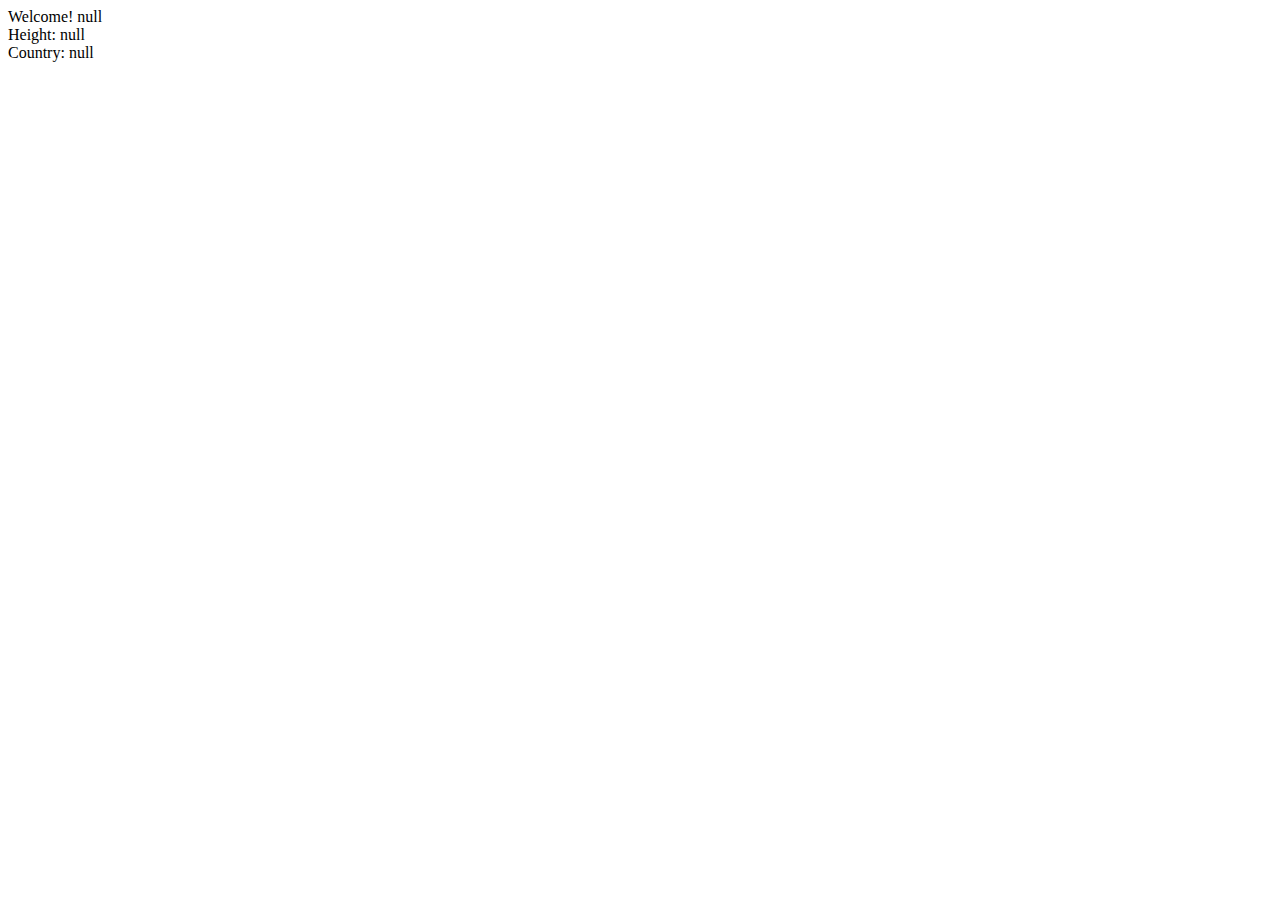
<file: frontend/intro_to_js/index.html>
<!DOCTYPE html>
<html lang="en">
  <head>
    <meta charset="UTF-8" />
    <meta http-equiv="X-UA-Compatible" content="IE=edge" />
    <meta name="viewport" content="width=device-width, initial-scale=1.0" />
    <title>jS_task_1</title>
  </head>
  <body>
    <script>
      let name = window.prompt("Enter your name:");
      let height = window.prompt("Enter your height:");
      let country = window.prompt("Enter your country:");
      document.write(
        "Welcome! " + name + "<br>Height: " + height + "<br>Country: " + country
      );
    </script>
  </body>
</html>
</file>
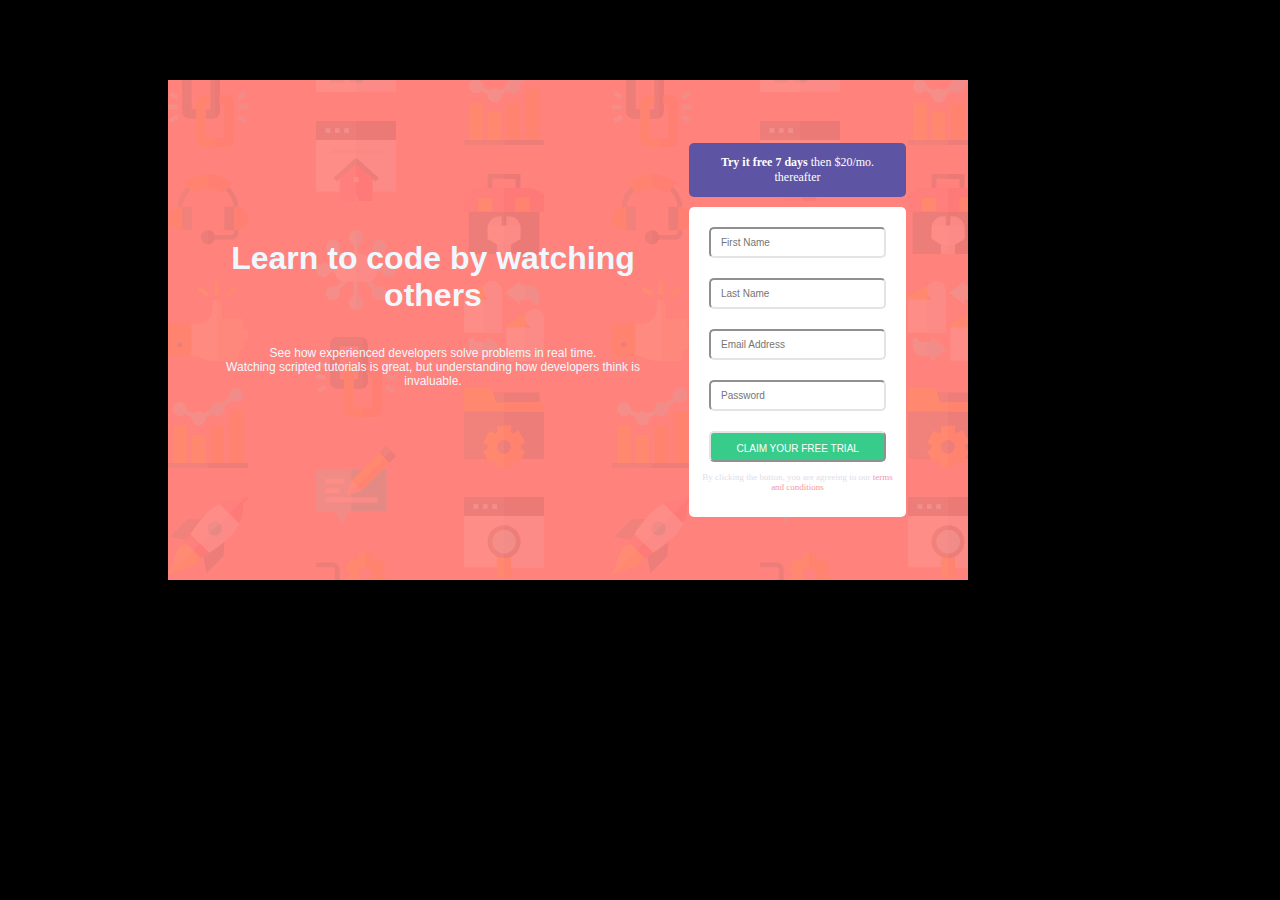
<file: frontend/media_query form/index.html>
<!DOCTYPE html>
<html lang="en">
  <head>
    <meta charset="UTF-8" />
    <meta http-equiv="X-UA-Compatible" content="IE=edge" />
    <meta name="viewport" content="width=device-width, initial-scale=1.0" />
    <title>HulkOfKnowledge media_query form</title>
    <link rel="stylesheet" href="style.css" />
  </head>

  <body>
    <main>
      <div class="text">
        <h3>Learn to code by watching others</h3>
        <p>
          See how experienced developers solve problems in real time.<br />Watching
          scripted tutorials is great, but understanding how developers think is
          invaluable.
        </p>
      </div>
      <div class="form">
        <div class="form-header">
          <span class="try"
            ><strong>Try it free 7 days</strong> then $20/mo. thereafter</span
          >
        </div>
        <div class="form-body">
          <form>
            <input
              type="text"
              name="first-name"
              placeholder="First Name"
              required
            />
            <input
              type="text"
              name="last-name"
              placeholder="Last Name"
              required
            />
            <input
              type="email"
              name="email"
              placeholder="Email Address"
              required
            />
            <input
              type="password"
              name="password"
              placeholder="Password"
              required
            />
            <button type="submit">CLAIM YOUR FREE TRIAL</button>
            <p class="terms">
              By clicking the button, you are agreeing to our
              <span>terms and conditions</span>
            </p>
          </form>
        </div>
      </div>
    </main>
  </body>
</html>
</file>
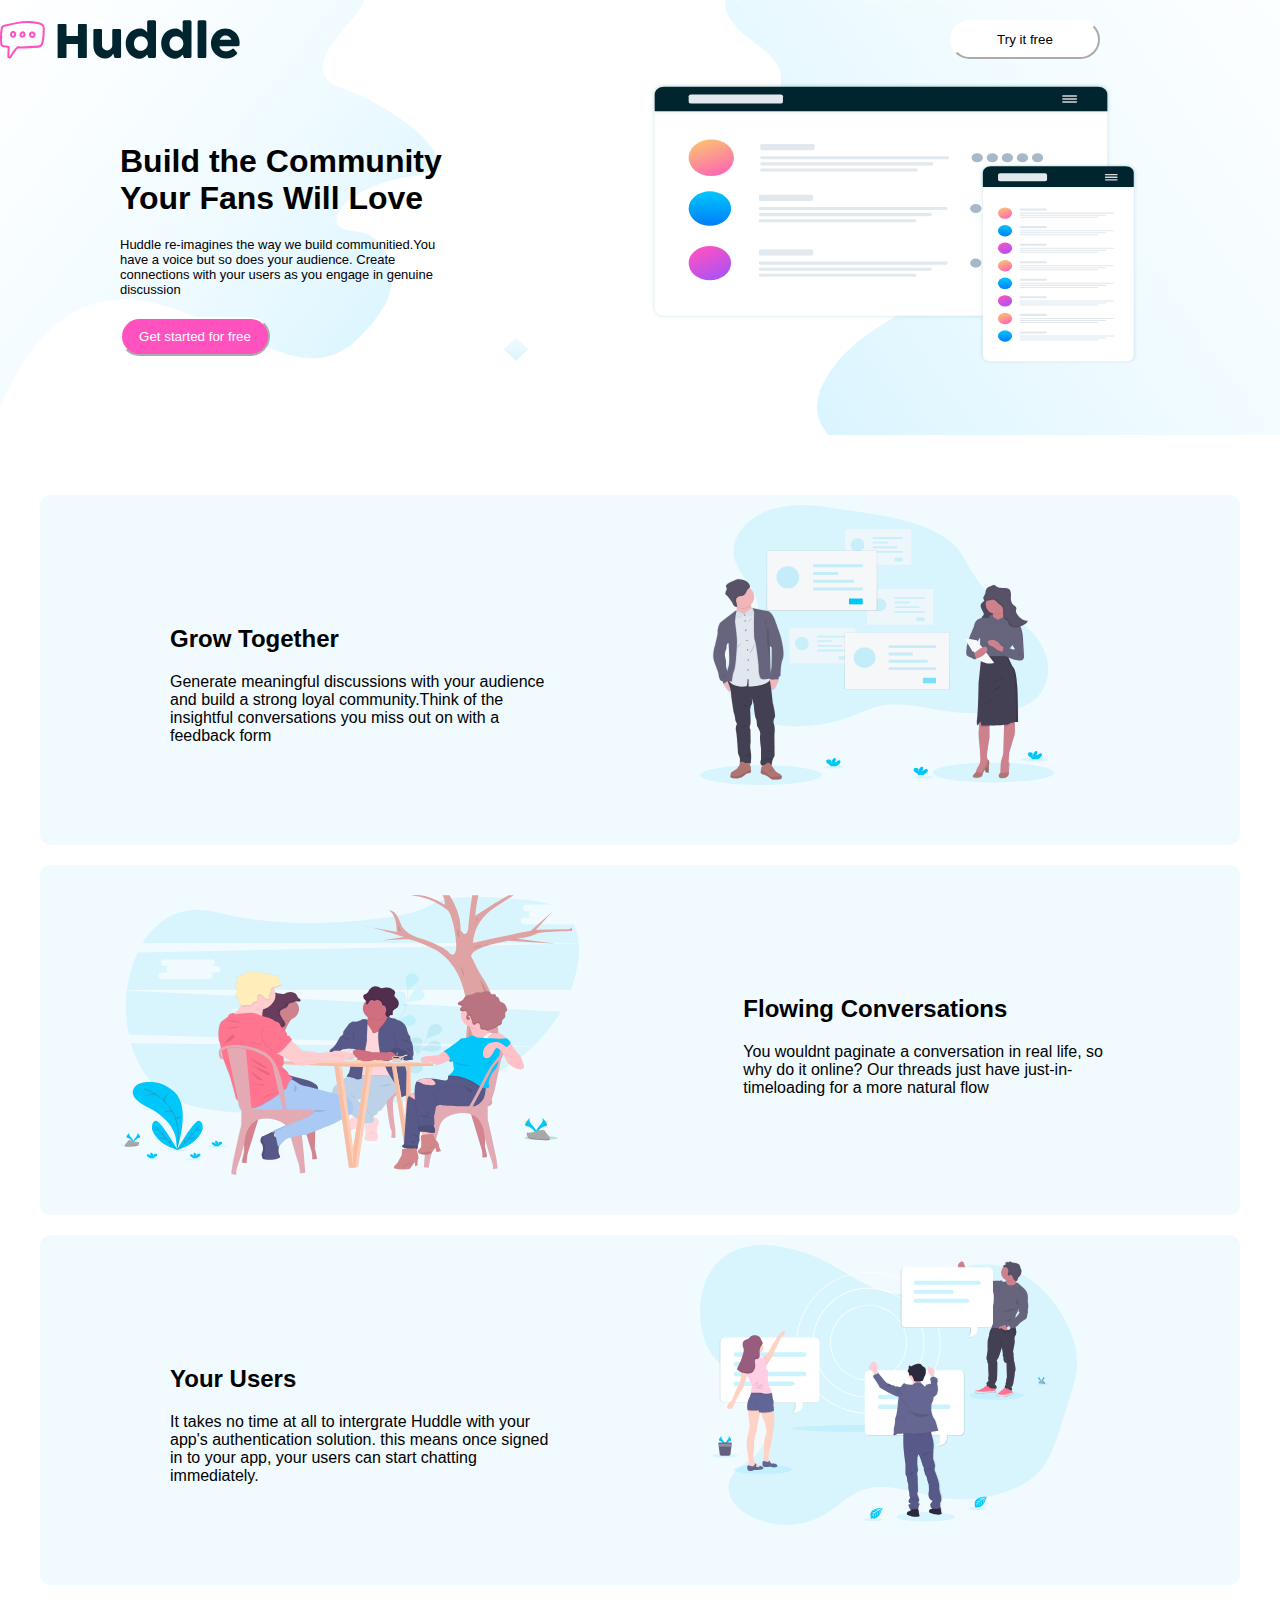
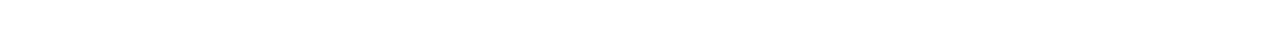
<file: frontend/media_query/index.html>
<!DOCTYPE html>
<html lang="en">
  <head>
    <meta charset="UTF-8" />
    <meta http-equiv="X-UA-Compatible" content="IE=edge" />
    <meta name="viewport" content="width=device-width, initial-scale=1.0" />
    <title>HulkOfKnowledge Huddle Task</title>
    <link rel="stylesheet" href="style.css" />
    <link
      rel="shortcut icon"
      href="images/favicon-32x32.png"
      type="image/x-icon"
    />
  </head>
  <body>
    <section class="top-content">
      <div class="header">
        <img src="images/logo.svg" alt="" />
        <button
          style="
            float: right;
            width: 150px;
            margin-right: 180px;
            border-color: white;
            background-color: white;
            border-radius: 20px;
            padding: 10px;
          "
        >
          Try it free
        </button>
      </div>
      <div class="top-content-main">
        <div class="top-content-left">
          <h3>Build the Community Your Fans Will Love</h3>
          <p>
            Huddle re-imagines the way we build communitied.You have a voice but
            so does your audience. Create connections with your users as you
            engage in genuine discussion
          </p>
          <button
            style="
              width: 150px;
              margin-right: 180px;
              color: white;
              border-color: white;
              background-color: hsl(322, 100%, 66%);
              border-radius: 20px;
              padding: 10px;
            "
          >
            Get started for free
          </button>
        </div>
        <div class="top-content-right">
          <img src="images/illustration-mockups.svg" alt="" />
        </div>
      </div>
    </section>
    <section class="main-content">
      <div class="card">
        <div class="text">
          <h4>Grow Together</h4>
          <p>
            Generate meaningful discussions with your audience and build a
            strong loyal community.Think of the insightful conversations you
            miss out on with a feedback form
          </p>
        </div>
        <div class="img1">
          <img src="images/illustration-grow-together.svg" alt="" />
        </div>
      </div>
      <div class="card">
        <div class="img2">
          <img
            src="images/illustration-flowing-conversation.svg"
            style="margin-left: 80px"
          />
        </div>
        <div class="text">
          <h4>Flowing Conversations</h4>
          <p>
            You wouldnt paginate a conversation in real life, so why do it
            online? Our threads just have just-in-timeloading for a more natural
            flow
          </p>
        </div>
      </div>
      <div class="card">
        <div class="text">
          <h4>Your Users</h4>
          <p>
            It takes no time at all to intergrate Huddle with your app's
            authentication solution. this means once signed in to your app, your
            users can start chatting immediately.
          </p>
        </div>
        <div class="img1">
          <img src="images/illustration-your-users.svg" alt="" />
        </div>
      </div>
      <div class="ready"></div>
    </section>
    <section
      class="bottom-content"
      style="background-color: hsl(192, 100%, 9%)"
    ></section>
  </body>
</html>
</file>
<file: frontend/media_query form/style.css>
@import url("https://fonts.google.com/specimen/Poppins");
* {
  margin-top: 0;
  padding: 0;
  box-sizing: border-box;
}

body {
  background-color: black;
}
@media screen and (max-width: 1440px) {
  main {
    width: 800px;
    height: 500px;
    margin-top: 5em;
    margin-left: 10em;
    display: flex;
    background: url("images/bg-intro-desktop.png");
    background-color: #ff827c;
    text-align: center;
    justify-content: center;
  }
  .text {
    font-family: "Poppins", sans-serif;
    font-size: 12px;
    padding-top: 20%;
    padding-left: 5%;
    color: aliceblue;
  }
  h3 {
    font-size: xx-large;
    width: 50vh;
  }

  .form {
    padding-top: 2em;
    padding-bottom: 10%;
    flex-direction: column;
  }
  .form-header {
    font-size: 12px;
    color: white;
    margin-top: 10%;
    margin-left: 10%;
    padding: 12px;
    background-color: #5d54a3;
    border-radius: 5px;
    width: 70%;
  }
  .form-body {
    margin: 10%;
    width: 70%;
    height: 80%;
    margin-top: 10px;
    background-color: #ffffff;
    border-radius: 5px;
    padding: 10px;
  }
  input,
  button {
    width: 90%;
    height: 31px;
    margin: 10px;
    padding: 10px;
    font-size: x-small;
    border-radius: 5px;
    border-color: rgb(228, 228, 228);
    display: inline-block;
  }
  button {
    background-color: #37cc8a;
    color: white;
  }
  .terms {
    color: #e0dee9;
    font-size: xx-small;
  }
  p span {
    color: #f597a1;
    font-size: xx-small;
  }
}

@media screen and (max-width: 375px) {
  * {
    margin-top: 0;
    padding: 0;
    text-decoration: none;
    box-sizing: border-box;
  }
  main {
    width: 90%;
    height: 90%;
    display: block;
    background: url("images/bg-intro-mobile.png");
    background-color: #ff827c;
  }
  .text {
    font-family: "Poppins", sans-serif;
    font-size: 12px;
    color: aliceblue;
  }
  h3 {
    font-size: large;
  }
  .form {
    padding-top: 2em;
    padding-bottom: 4%;
  }
  .form-header {
    font-size: 12px;
    color: white;

    padding: 12px;
    background-color: #5d54a3;
    border-radius: 5px;
    width: 70%;
  }
  .form-body {
    margin: 10%;
    width: 70%;
    height: 80%;
    margin-top: 10px;
    background-color: #ffffff;
    border-radius: 5px;
    padding: 10px;
  }
  input,
  button {
    width: 90%;
    height: 31px;
    margin: 10px;
    padding: 10px;
    font-size: x-small;
    border-radius: 5px;
    border-color: rgb(228, 228, 228);
    display: inline-block;
  }
  button {
    background-color: #37cc8a;
    color: white;
  }
  .terms {
    color: #e0dee9;
    font-size: x-small;
  }
  p span {
    color: #f597a1;
    font-size: x-small;
  }
}
</file>
<file: frontend/media_query/style.css>
@import url("https://fonts.google.com/specimen/Poppins");
@import url("https://fonts.google.com/specimen/Open+Sans");
* {
  margin: 0;
  text-decoration: none;
  box-sizing: border-box;
}
@media screen and (max-width: 375px) {
  .top-content {
    background: url(images/bg-hero-mobile.svg);
  }
  .top-content-main {
    display: block;
  }

  .top-content-left h3 {
    font-size: 20px;
    font-family: Poppins, sans-serif;
    font-weight: 600;
  }
  .top-content-left p {
    font-size: xx-small;
    font-family: Open Sans, sans-serif;
  }
  .top-content-right {
    width: 65%;
  }
  .top-content-right img {
    width: 20%;
    height: 20%;
  }
  .main-content {
    background-color: white;
    display: flex;
    flex-direction: column;
    align-items: center;
    justify-content: center;
    padding: 30px;
    margin-bottom: 30px;
  }
  .card {
    width: 1200px;
    height: 350px;
    display: flex;
    margin: 10px;
    background-color: #f1fbff;
    border-radius: 10px;
  }
  .card .text {
    width: 40%;
    height: 20%;
    padding: 50px;
    margin-top: 80px;
    margin-left: 80px;
  }
  .card .text h4 {
    font-size: x-large;
    font-family: Poppins, sans-serif;
    font-weight: 600;
  }
  .card .text p {
    font-size: medium;
    margin-top: 20px;
    margin-bottom: 20px;
    font-family: Open Sans, sans-serif;
  }
  .card .img {
    width: 60%;
  }
  .card .img1 img {
    width: 80%;
    height: 80%;
    margin-top: 10px;
    margin-left: 100px;
  }
  .card .img2 img {
    width: 80%;
    height: 80%;
    margin-top: 30px;
    margin-right: 100px;
  }
}

@media screen and (max-width: 1440px) {
  .top-content {
    background: url(images/bg-hero-desktop.svg);
  }
  .header {
    padding-top: 20px;
  }
  .top-content-main {
    display: flex;
    margin: 20px;
  }
  .top-content-left {
    width: 35%;
    padding-top: 60px;
    margin-left: 100px;
  }
  .top-content-left h3 {
    font-size: xx-large;
    font-family: Poppins, sans-serif;
    font-weight: 600;
  }
  .top-content-left p {
    font-size: small;
    margin-top: 20px;
    margin-bottom: 20px;
    font-family: Open Sans, sans-serif;
  }
  .top-content-right {
    width: 65%;
    margin-left: 200px;
  }
  .top-content-right img {
    width: 80%;
    height: 80%;
  }
  .main-content {
    background-color: white;
    display: flex;
    flex-direction: column;
    align-items: center;
    justify-content: center;
    padding: 30px;
    margin-bottom: 30px;
  }
  .card {
    width: 1200px;
    height: 350px;
    display: flex;
    margin: 10px;
    background-color: #f1fbff;
    border-radius: 10px;
  }
  .card .text {
    width: 40%;
    height: 20%;
    padding: 50px;
    margin-top: 80px;
    margin-left: 80px;
  }
  .card .text h4 {
    font-size: x-large;
    font-family: Poppins, sans-serif;
    font-weight: 600;
  }
  .card .text p {
    font-size: medium;
    margin-top: 20px;
    margin-bottom: 20px;
    font-family: Open Sans, sans-serif;
  }
  .card .img {
    width: 60%;
  }
  .card .img1 img {
    width: 80%;
    height: 80%;
    margin-top: 10px;
    margin-left: 100px;
  }
  .card .img2 img {
    width: 80%;
    height: 80%;
    margin-top: 30px;
    margin-right: 100px;
  }
}
</file>
